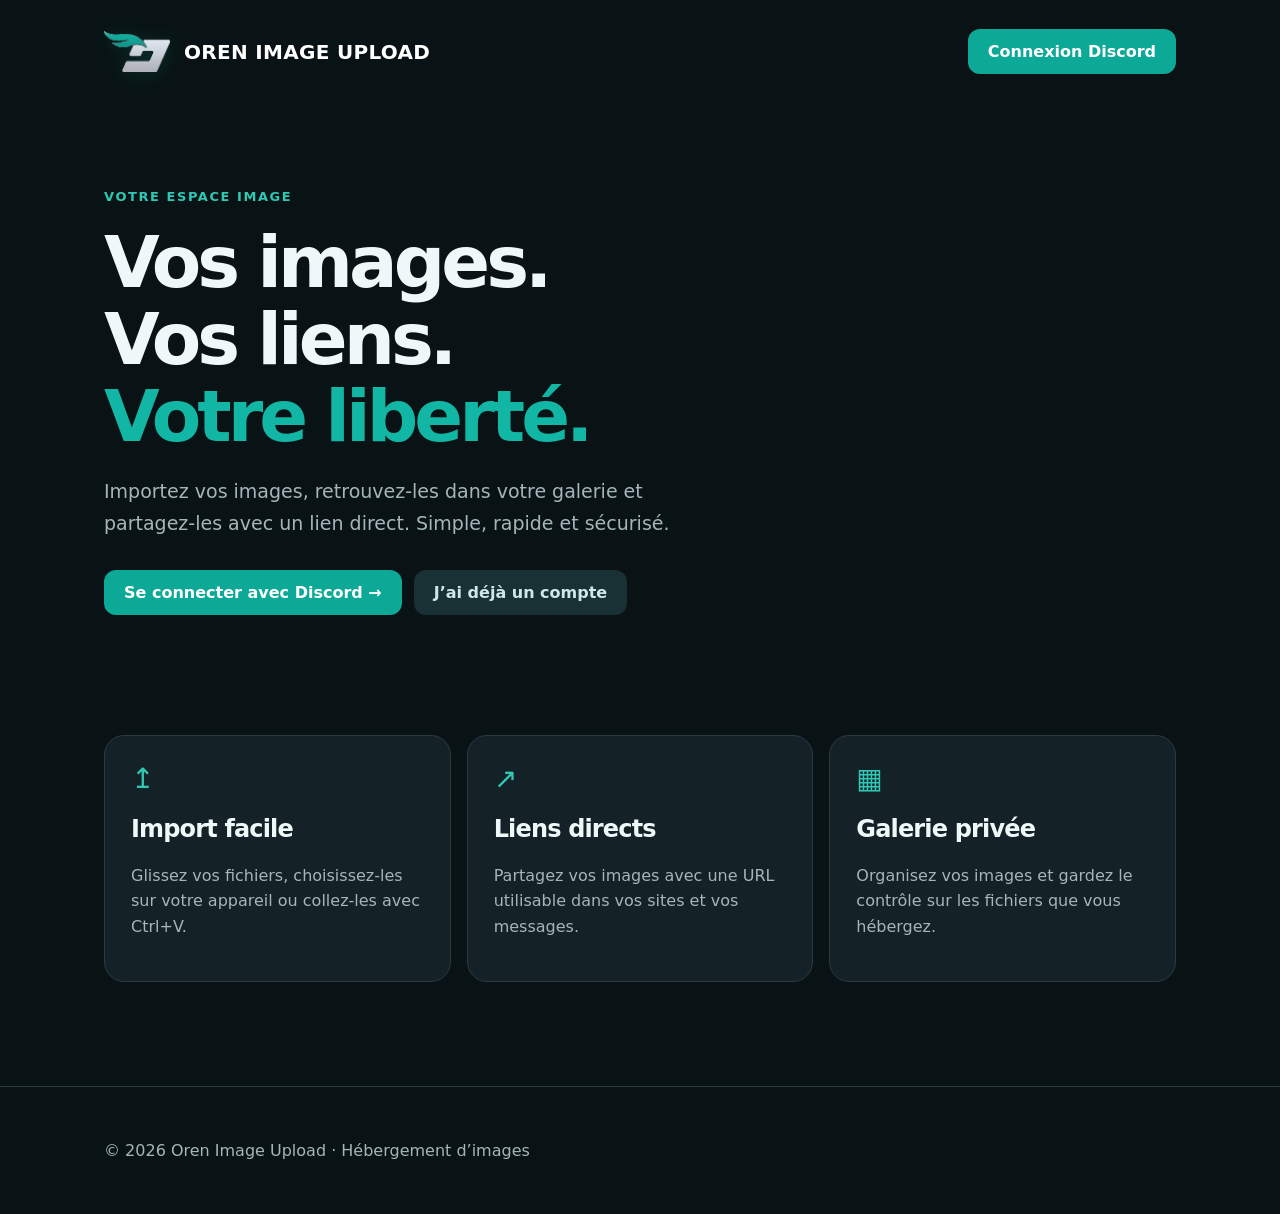
<file: index.html>
<!doctype html><html lang="fr"><head><meta charset="utf-8"><meta name="viewport" content="width=device-width,initial-scale=1"><meta name="theme-color" content="#0b0912"><link rel="icon" href="assets/favicon.png"><link rel="stylesheet" href="css/style.css"><title>Accueil — Oren Image Upload</title></head><body><div class="shell"><header><a class="brand" href="index.html"><img src="assets/oren-logo.png" alt="">OREN IMAGE UPLOAD</a><nav><a class="btn" href="login.html">Connexion Discord</a></nav></header><main><section class="hero"><div class="eyebrow">Votre espace image</div><h1>Vos images.<br>Vos liens.<br><span style="color:#11B6A4">Votre liberté.</span></h1><p class="muted">Importez vos images, retrouvez-les dans votre galerie et partagez-les avec un lien direct. Simple, rapide et sécurisé.</p><div class="actions"><a class="btn" href="login.html">Se connecter avec Discord →</a><a class="btn secondary" href="login.html">J’ai déjà un compte</a></div></section><section class="cards"><article class="card"><div class="symbol">↥</div><h2>Import facile</h2><p>Glissez vos fichiers, choisissez-les sur votre appareil ou collez-les avec Ctrl+V.</p></article><article class="card"><div class="symbol">↗</div><h2>Liens directs</h2><p>Partagez vos images avec une URL utilisable dans vos sites et vos messages.</p></article><article class="card"><div class="symbol">▦</div><h2>Galerie privée</h2><p>Organisez vos images et gardez le contrôle sur les fichiers que vous hébergez.</p></article></section></main></div><footer><div class="shell">© 2026 Oren Image Upload · Hébergement d’images</div></footer></body></html>
</file>
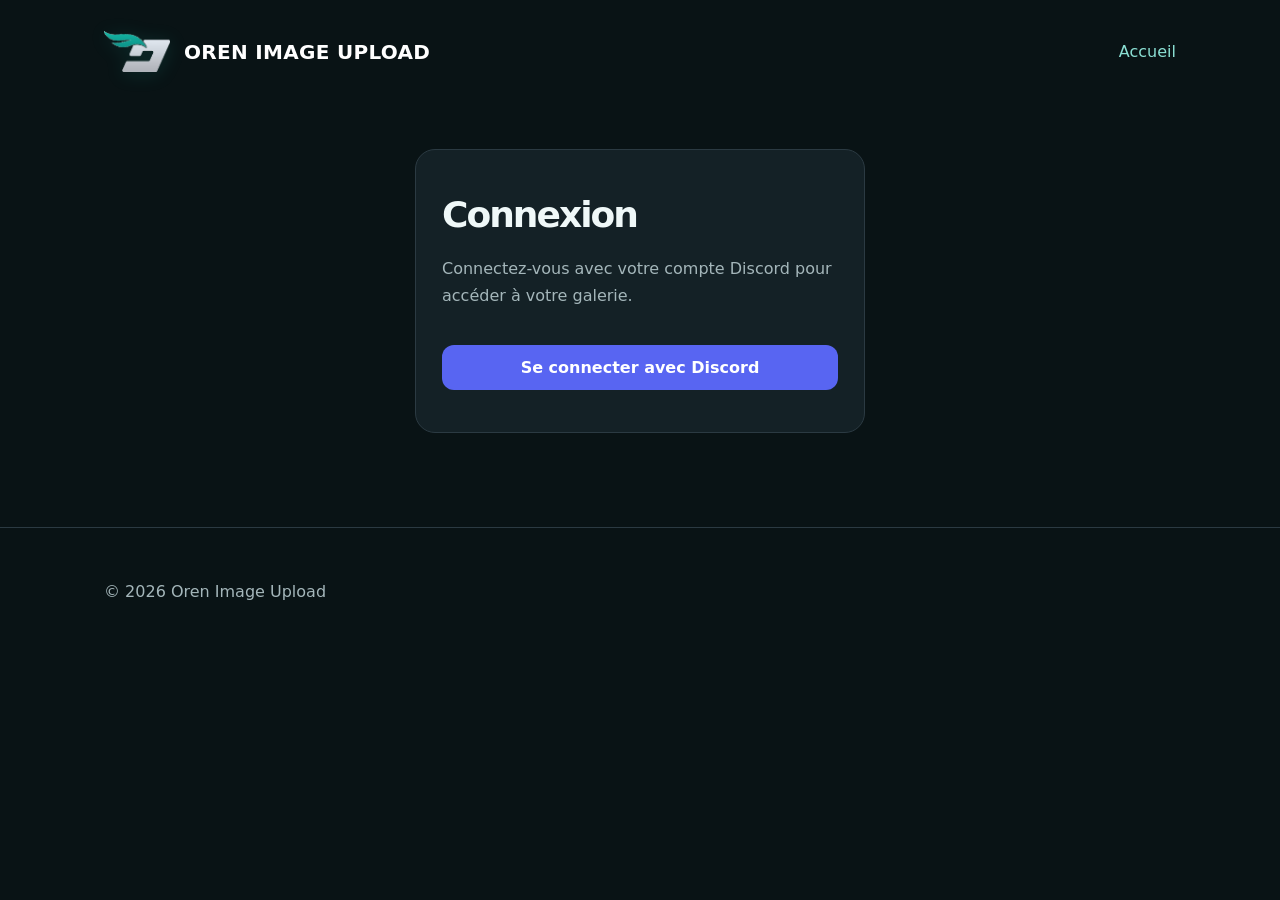
<file: admin.html>
<!doctype html><html lang="fr"><head><meta charset="utf-8"><meta name="viewport" content="width=device-width,initial-scale=1"><meta name="theme-color" content="#0b0912"><link rel="icon" href="assets/favicon.png"><link rel="stylesheet" href="css/style.css"><title>Administration — Oren Image Upload</title></head><body><div class="shell"><header><a class="brand" href="index.html"><img src="assets/oren-logo.png" alt="">OREN IMAGE UPLOAD</a><nav><a href="dashboard.html">Dashboard</a></nav></header><main class="hero"><h1>Administration</h1><p class="muted" id="status">Vérification des autorisations…</p><div id="stats" class="cards"></div></main></div><footer><div class="shell">© 2026 Oren Image Upload · Hébergement d’images</div></footer><script type="module" src="js/admin.js"></script></body></html>
</file>
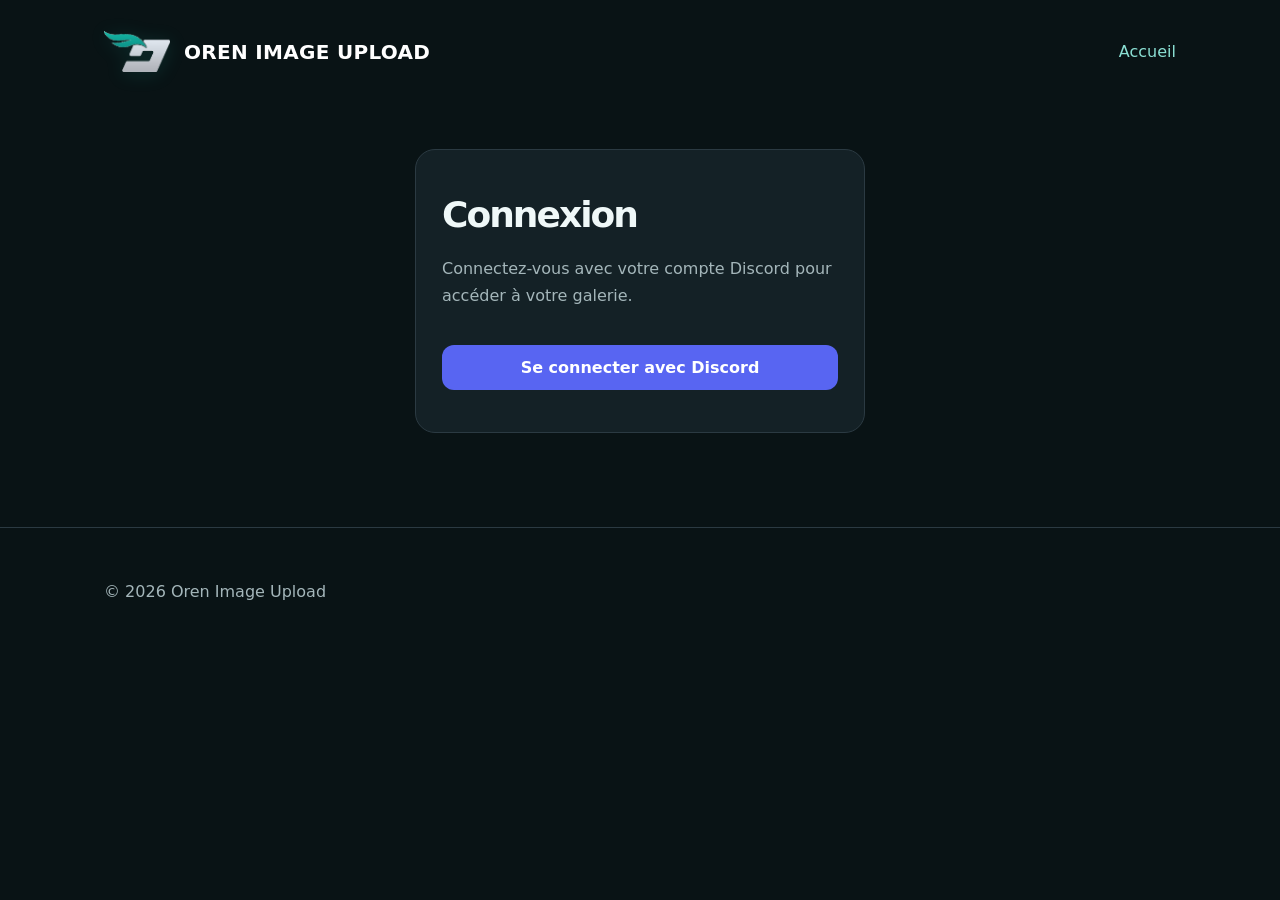
<file: dashboard.html>
<!doctype html>
<html lang="fr"><head><meta charset="utf-8"><meta name="viewport" content="width=device-width,initial-scale=1"><meta name="theme-color" content="#0b0912"><link rel="icon" href="assets/favicon.png"><link rel="stylesheet" href="css/style.css"><link rel="stylesheet" href="css/dashboard.css"><title>Tableau de bord — Oren Image Upload</title></head>
<body><div class="shell"><header><a class="brand" href="index.html"><img src="assets/oren-logo.png" alt="Logo Oren">OREN IMAGE UPLOAD</a><nav><a href="index.html">Accueil</a><button class="btn secondary" id="logout" type="button">Déconnexion</button></nav></header>
<main class="dash"><div class="dash-top"><div><div class="eyebrow">Espace personnel</div><h1>Mes images</h1><p class="muted">Bienvenue, <strong id="username">…</strong>. Gérez vos images et vos liens de partage.</p></div><img id="avatar" class="avatar" alt="Avatar Discord" hidden></div>
<div class="stats"><div class="stat"><span>Images hébergées</span><strong id="count">0</strong></div><div class="stat"><span>Taille maximale / image</span><strong>10 Mo</strong></div></div>
<section class="panel upload-panel"><div class="section-head"><h2>Importer des images</h2><span class="muted">PNG, JPG, WEBP, GIF</span></div><label class="drop" id="drop" for="file"><span class="upload-symbol">↑</span><strong>Glissez vos images ici</strong><span class="muted">ou cliquez pour choisir des fichiers · Ctrl+V accepté</span><input id="file" type="file" accept="image/png,image/jpeg,image/webp,image/gif" multiple></label><div class="upload-footer"><label class="visibility-label">Visibilité <select id="visibility"><option value="public">Publique — lien partageable</option><option value="private">Privée — pas de lien public</option></select></label><p id="feedback" role="status" aria-live="polite" class="notice"></p></div></section>
<section class="gallery-section"><div class="section-head"><div><h2>Ma galerie</h2><p class="muted" id="gallery-info">Retrouvez vos images hébergées.</p></div><input id="search" class="search" type="search" placeholder="Rechercher une image…" aria-label="Rechercher une image"></div><div id="gallery" class="gallery"></div><div id="empty" class="empty" hidden><strong>Aucune image à afficher</strong><p class="muted">Importez une première image ou modifiez votre recherche.</p></div></section>
</main></div><footer><div class="shell">© 2026 Oren Image Upload · Hébergement d’images</div></footer><script type="module" src="js/dashboard.js"></script></body></html>
</file>
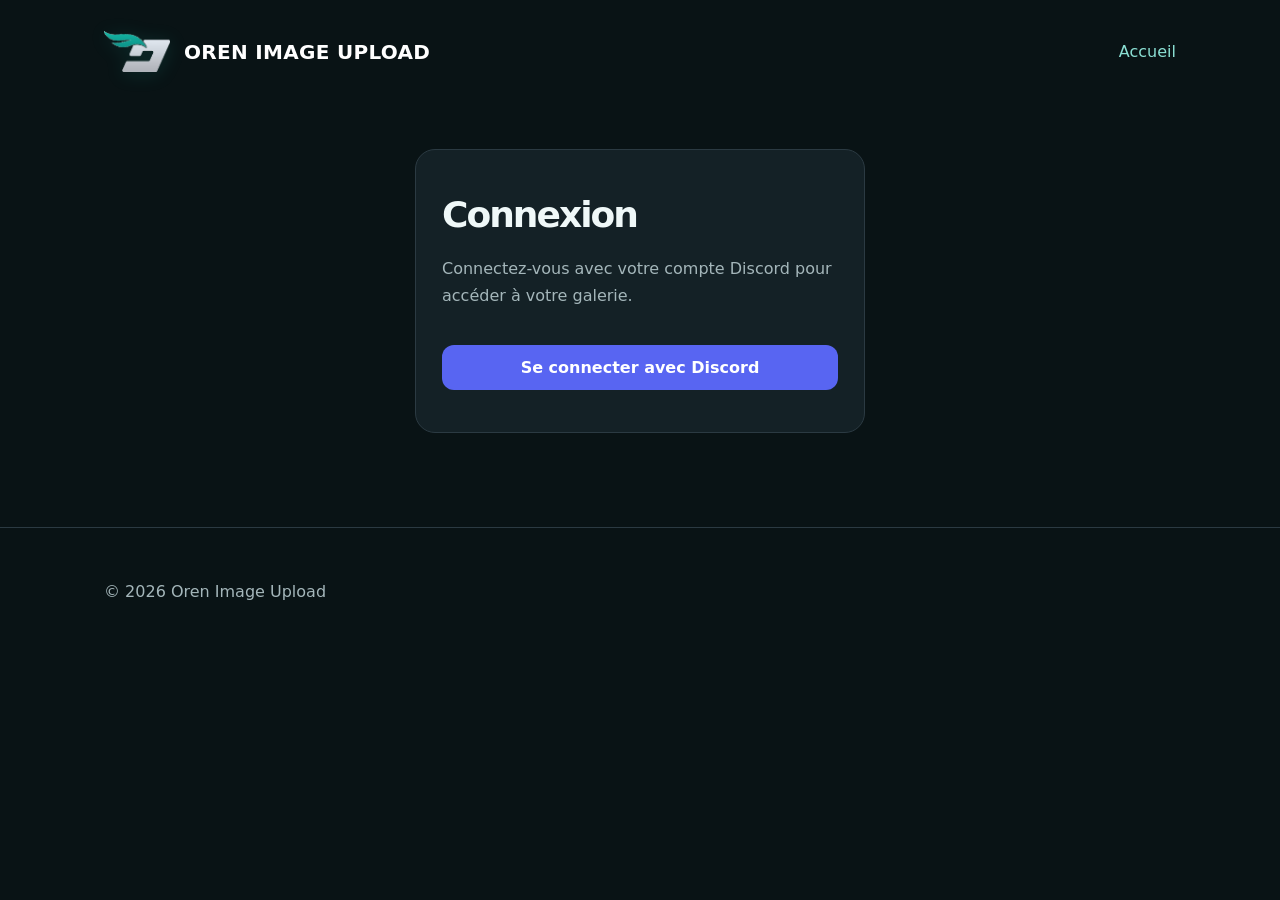
<file: login.html>
<!doctype html>
<html lang="fr">
<head><meta charset="utf-8"><meta name="viewport" content="width=device-width,initial-scale=1"><link rel="icon" href="assets/favicon.png"><link rel="stylesheet" href="css/style.css"><title>Connexion Discord — Oren Image Upload</title></head>
<body><div class="shell"><header><a class="brand" href="index.html"><img src="assets/oren-logo.png" alt="">OREN IMAGE UPLOAD</a><nav><a href="index.html">Accueil</a></nav></header>
<main class="auth panel"><h1>Connexion</h1><p class="muted">Connectez-vous avec votre compte Discord pour accéder à votre galerie.</p><button class="btn discord" id="discord-login" type="button">Se connecter avec Discord</button><p id="feedback" class="notice" role="status"></p></main></div>
<footer><div class="shell">© 2026 Oren Image Upload</div></footer><script type="module" src="js/auth.js"></script></body></html>
</file>
<file: css/style.css>
*{box-sizing:border-box}body{margin:0;background:#091315;color:#eff8f8;font-family:Inter,system-ui,Arial,sans-serif}a{color:#8be0d4;text-decoration:none}.shell{max-width:1120px;margin:auto;padding:24px}header{display:flex;justify-content:space-between;align-items:center;gap:20px}.brand{display:flex;align-items:center;gap:12px;font-weight:850;font-size:20px;color:white}.brand img{width:42px}nav{display:flex;gap:20px;align-items:center}.btn{display:inline-block;background:#0da997;color:white;border:0;border-radius:12px;padding:13px 20px;font:inherit;font-weight:650;cursor:pointer}.btn.secondary{background:#193035;color:#d1e6e8}.hero{padding:110px 0 85px;max-width:740px}.eyebrow{color:#30c8b5;font-weight:750;letter-spacing:.12em;text-transform:uppercase;font-size:13px}h1{font-size:clamp(40px,7vw,72px);letter-spacing:-.055em;line-height:1.07;margin:20px 0}h2{letter-spacing:-.035em}.muted{color:#a4b6ba;line-height:1.7}.hero p{font-size:19px;max-width:580px}.actions{display:flex;gap:12px;margin-top:30px;flex-wrap:wrap}.cards{display:grid;grid-template-columns:repeat(3,1fr);gap:16px;margin:35px 0 80px}.card,.panel{background:#142126;border:1px solid #2b3a42;border-radius:20px;padding:26px}.card .symbol{font-size:28px;color:#30c8b5}.card p{color:#a4b6ba;line-height:1.6}.auth{max-width:450px;margin:70px auto}.auth h1{font-size:36px}.field{display:block;margin:18px 0}.field span{display:block;margin-bottom:8px;color:#d1e6e8}.field input{width:100%;background:#0d0a15;border:1px solid #3c5960;border-radius:10px;color:white;padding:13px;font:inherit}.auth button{width:100%}.notice{margin-top:14px;color:#fbbf24}.drop{border:2px dashed #11b6a4;text-align:center;padding:55px 18px;border-radius:18px;background:#112d30;cursor:pointer}.drop input{display:none}.gallery{display:grid;grid-template-columns:repeat(auto-fill,minmax(200px,1fr));gap:18px;margin-top:22px}.gallery img{width:100%;height:155px;object-fit:cover;border-radius:10px}.gallery .card{padding:12px}.small{font-size:13px}.tools{display:flex;gap:8px;flex-wrap:wrap;margin-top:10px}footer{border-top:1px solid #2b3a42;padding:30px 0;color:#a4b6ba}@media(max-width:700px){.cards{grid-template-columns:1fr}.hero{padding:65px 0}nav{gap:10px;font-size:14px}.shell{padding:18px}}
/* Identité Oren Image Upload — logo officiel */
.brand img{width:66px;height:55px;object-fit:contain;flex-shrink:0;filter:drop-shadow(0 2px 9px rgba(18,178,159,.16))}
.brand{gap:14px;letter-spacing:.015em}
@media(max-width:600px){.brand img{width:48px;height:44px}.brand{font-size:15px;gap:7px}header nav{gap:9px}}

.discord{background:#5865f2;width:100%;margin-top:20px}.discord:hover{background:#4752c4}

/* Palette officielle Oren : turquoise et gris argenté */
:root{color-scheme:dark;--oren-turquoise:#11b6a4;--oren-silver:#bfcbd0;--oren-bg:#091315}
.btn:not(.discord):not(.danger):hover{background:#079888;color:#fff}
a:hover{color:#b7f5eb}
.btn:focus-visible,input:focus-visible,select:focus-visible{outline:2px solid #3ed5c3;outline-offset:3px}
</file>
<file: css/dashboard.css>
.dash{padding-bottom:70px}.dash-top{display:flex;justify-content:space-between;align-items:center;gap:20px;padding:58px 0 24px}.dash-top h1{font-size:clamp(36px,6vw,60px);margin:12px 0}.avatar{width:74px;height:74px;border-radius:50%;border:3px solid #11b6a4;object-fit:cover}.stats{display:grid;grid-template-columns:repeat(3,1fr);gap:16px;margin:0 0 24px}.stat{border:1px solid #2b3a42;border-radius:17px;background:#142126;padding:21px;display:flex;flex-direction:column;gap:10px}.stat span{color:#adc2c5;font-size:14px}.stat strong{font-size:27px}.upload-panel{padding:24px}.section-head{display:flex;align-items:center;justify-content:space-between;gap:15px;flex-wrap:wrap}.section-head h2{margin:0}.drop{display:flex;flex-direction:column;align-items:center;gap:10px;margin-top:22px;transition:.2s}.drop:hover,.drop.dragging{border-color:#8be0d4;background:#173b3c}.drop strong{font-size:20px}.upload-symbol{display:grid;place-items:center;width:60px;height:60px;border-radius:18px;background:#11b6a4;font-size:40px}.upload-footer{display:flex;justify-content:space-between;align-items:center;gap:16px;flex-wrap:wrap;margin-top:16px}.visibility-label{display:flex;align-items:center;gap:12px;color:#8be0d4}.visibility-label select,.search{background:#193035;border:1px solid #36565b;border-radius:11px;padding:12px;color:white;font:inherit}.notice{margin:0;min-height:20px}.gallery-section{margin-top:45px}.gallery-section .muted{margin:8px 0}.search{min-width:240px}.gallery{grid-template-columns:repeat(auto-fill,minmax(235px,1fr))}.image-card{overflow:hidden;padding:0!important}.image-preview{height:180px;background:#0c191c;display:flex;align-items:center;justify-content:center;overflow:hidden}.image-preview img{width:100%;height:100%;object-fit:cover;border-radius:0}.private-icon{font-size:38px;color:#30c8b5}.image-body{padding:15px}.image-name{overflow:hidden;text-overflow:ellipsis;white-space:nowrap;font-weight:650}.image-meta{font-size:12px;color:#a4b6ba;margin:8px 0}.tools{gap:7px}.tools .btn{font-size:12px;padding:9px 10px}.tools .danger{background:#422030;color:#fecdd3}.empty{text-align:center;border:1px dashed #3c6467;border-radius:16px;padding:50px;margin-top:20px}.empty strong{font-size:20px}.btn:disabled{opacity:.5;cursor:wait}@media(max-width:700px){.stats{grid-template-columns:1fr}.dash-top{padding:30px 0 20px}.upload-panel{padding:16px}.drop{padding:35px 12px}.search{width:100%}}

/* Palette officielle Oren : turquoise et gris argenté */
:root{color-scheme:dark;--oren-turquoise:#11b6a4;--oren-silver:#bfcbd0;--oren-bg:#091315}
.btn:not(.discord):not(.danger):hover{background:#079888;color:#fff}
a:hover{color:#b7f5eb}
.btn:focus-visible,input:focus-visible,select:focus-visible{outline:2px solid #3ed5c3;outline-offset:3px}
</file>
